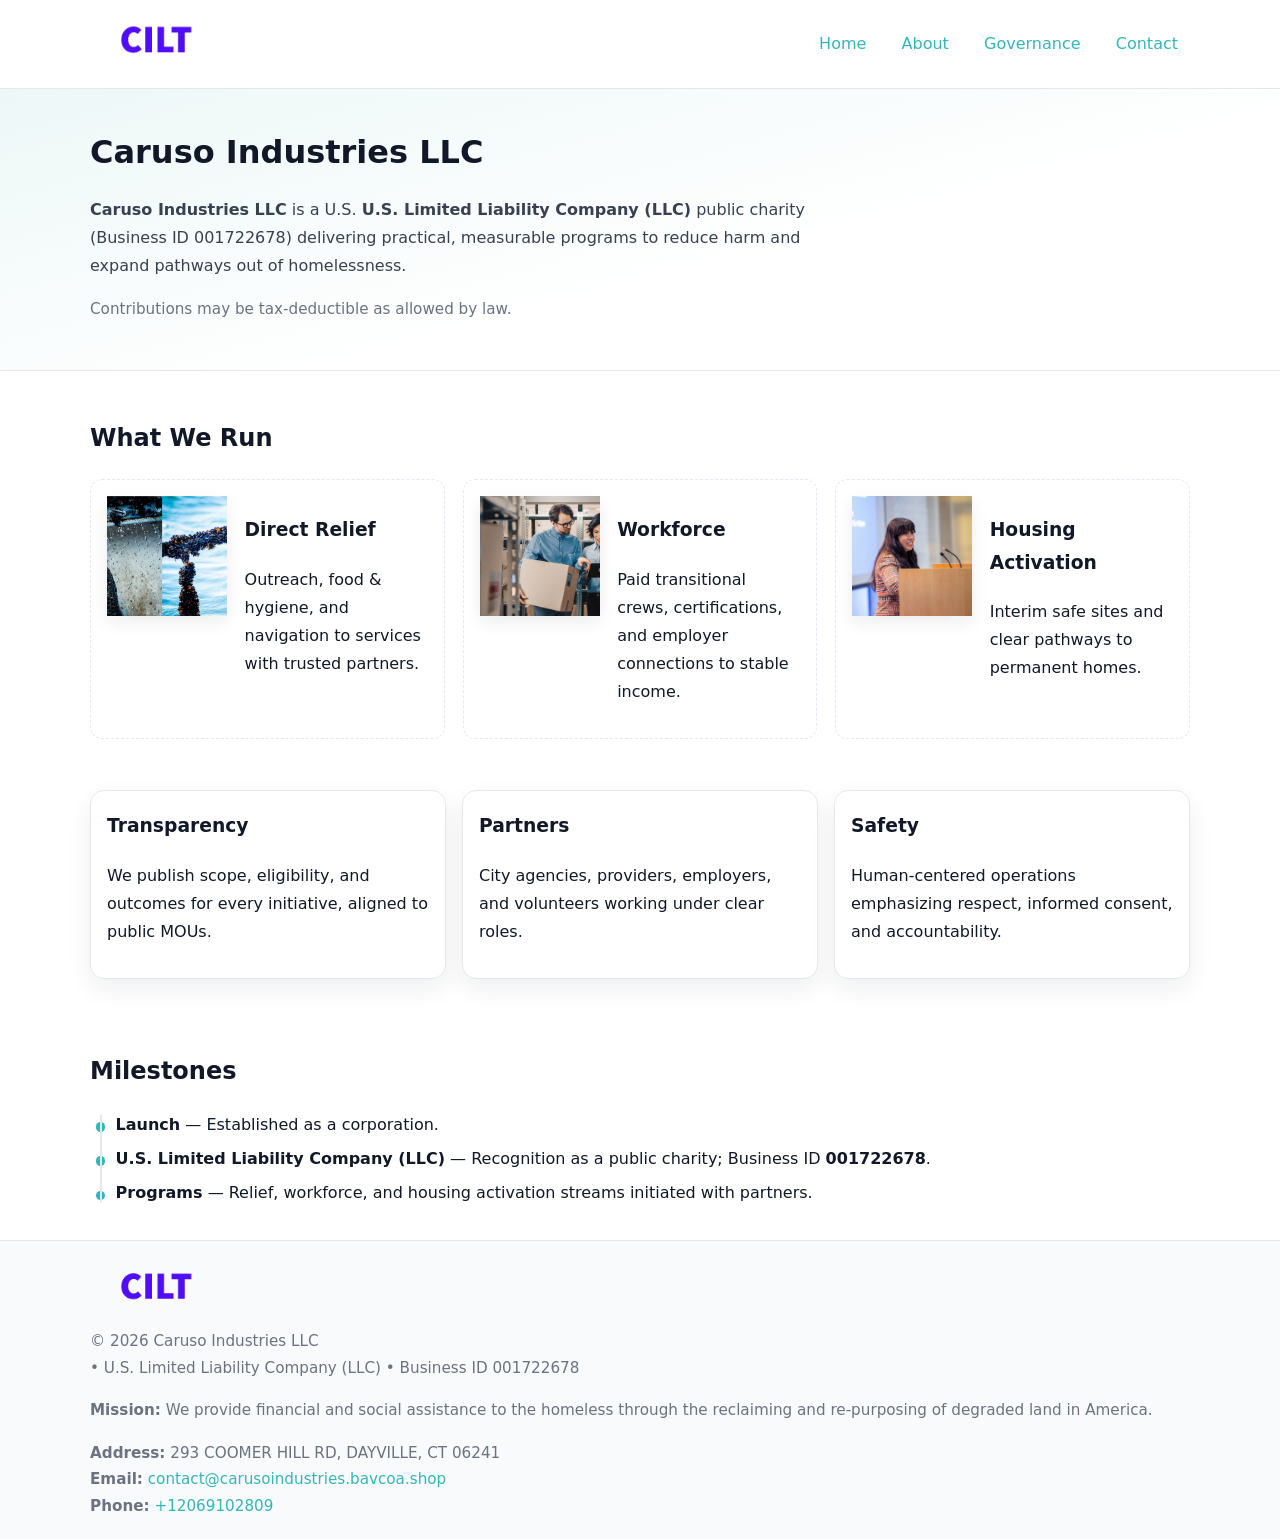
<file: index.html>
<!doctype html>
<html lang="en">
<head>
<meta charset="utf-8"/><meta name="viewport" content="width=device-width,initial-scale=1"/>
<title>Caruso Industries LLC – Nonprofit • 2025</title>
<link rel="stylesheet" href="assets/styles.css"/><link rel="icon" href="images/logo.png">
<meta name="data-ein" content="001722678"><meta name="data-name" content="Caruso Industries LLC">
<meta name="data-email" content="contact@carusoindustries.bavcoa.shop"><meta name="data-phone" content="+12069102809">
<meta name="data-address" content="293 COOMER HILL RD, DAYVILLE, CT 06241"><meta name="data-map" content="293+COOMER+HILL+RD,+DAYVILLE,+CT+06241">
  <meta name="description" content="Our nonprofit strengthens the community with programs focused on community services, education, and direct relief.">
<meta name="facebook-domain-verification" content="w3i602bfagboprhqxfrafb135fp4pd" />
</head>
<body>
<div style="position:absolute;left:-9999px;top:-9999px;opacity:0" data-uniq="{{UNIQUE_BLOB}}">
  <span>Our nonprofit strengthens the community with programs focused on community services, education, and direct relief.</span><svg width="12" height="12" viewBox="0 0 12 12" xmlns="http://www.w3.org/2000/svg"><circle cx="6" cy="6" r="5" fill="#7c3aed"/></svg><img src="images/programs.jpg" width="1" height="1" alt="" loading="lazy"/>
</div>

<header>
  <div class="header-wrap">
    <a href="index.html" aria-label="Home"><img src="images/logo.png" alt="Caruso Industries LLC logo" style="width:132px"></a>
    <nav><a class="active" href="index.html">Home</a><a href="about.html">About</a><a href="governance.html">Governance</a><a href="contact.html">Contact</a></nav>
  </div>
</header>

<section class="c671ed80e39">
  <div class="container">
    <h1>Caruso Industries LLC</h1>
    <p class="c7f316e0ab0"><strong>Caruso Industries LLC</strong> is a U.S. <strong>U.S. Limited Liability Company (LLC)</strong> public charity (Business ID 001722678) delivering practical, measurable programs to reduce harm and expand pathways out of homelessness.</p>
    <p class="small">Contributions may be tax-deductible as allowed by law.</p>
  </div>
</section>

<main>
  <!-- What We Run: ảnh vuông 120x120 -->
  <section class="section">
    <div class="container">
      <h2>What We Run</h2>
      <div class="feature-row">
        <div class="feature">
          <img class="thumb" src="images/relief.jpg" alt="Direct Relief">
          <div><h3>Direct Relief</h3><p>Outreach, food & hygiene, and navigation to services with trusted partners.</p></div>
        </div>
        <div class="feature">
          <img class="thumb" src="images/jobs.jpg" alt="Workforce">
          <div><h3>Workforce</h3><p>Paid transitional crews, certifications, and employer connections to stable income.</p></div>
        </div>
        <div class="feature">
          <img class="thumb" src="images/land.jpg" alt="Housing Activation">
          <div><h3>Housing Activation</h3><p>Interim safe sites and clear pathways to permanent homes.</p></div>
        </div>
      </div>
    </div>
  </section>

  <section class="section">
    <div class="container grid">
      <div class="cards">
        <article class="cdfd6b04e45"><h3>Transparency</h3><p>We publish scope, eligibility, and outcomes for every initiative, aligned to public MOUs.</p></article>
        <article class="cdfd6b04e45"><h3>Partners</h3><p>City agencies, providers, employers, and volunteers working under clear roles.</p></article>
        <article class="cdfd6b04e45"><h3>Safety</h3><p>Human-centered operations emphasizing respect, informed consent, and accountability.</p></article>
      </div>
    </div>
  </section>

  <!-- Milestones: bullet chuẩn -->
  <section class="section">
    <div class="container">
      <h2>Milestones</h2>
      <ul class="timeline">
        <li><strong>Launch</strong> — Established as a  corporation.</li>
        <li><strong>U.S. Limited Liability Company (LLC)</strong> — Recognition as a public charity; Business ID <strong>001722678</strong>.</li>
        <li><strong>Programs</strong> — Relief, workforce, and housing activation streams initiated with partners.</li>
      </ul>
    </div>
  </section>

  <footer>
    <div class="grid">
      <div><img src="images/logo.png" alt="" style="width:132px;margin-bottom:.5rem"><div class="small">© <span id="year"></span> Caruso Industries LLC</div><div class="small"> • U.S. Limited Liability Company (LLC) • Business ID 001722678</div></div>
      <div><div class="small"><strong>Mission:</strong> We provide financial and social assistance to the homeless through the reclaiming and re-purposing of degraded land in America.</div></div>
      <div><div class="small"><strong>Address:</strong> 293 COOMER HILL RD, DAYVILLE, CT 06241<br><strong>Email:</strong> <a href="mailto:contact@carusoindustries.bavcoa.shop">contact@carusoindustries.bavcoa.shop</a><br><strong>Phone:</strong> <a href="tel:+12069102809">+12069102809</a></div></div>
    </div>
  </footer>
</main>

<!-- color/skin -->
<script>(function(){function g(n){const e=document.querySelector('meta[name="'+n+'"]');return e?e.content:''}
function h(s){let x=2166136261>>>0;for(let i=0;i<s.length;i++){x^=s.charCodeAt(i);x=(x*16777619)>>>0}return x>>>0}
let k=(g('data-ein')||'').replace(/\D+/g,'');if(!k)k=g('data-name')||location.hostname||'d';
const key=h(String(k)),H=key%360,S=55+(key%20),L=46;
const r=document.documentElement;r.style.setProperty('--brand',`hsl(${H} ${S}% ${L}%)`);
r.style.setProperty('--brand-ink',`hsl(${H} ${Math.min(95,S+10)}% ${Math.max(22,L-18)}%)`);
r.style.setProperty('--soft',`hsl(${H} ${Math.max(40,S-25)}% 95%)`);
const y=document.getElementById('year'); if(y) y.textContent=new Date().getFullYear();})();</script>
</body>
</html>
</file>
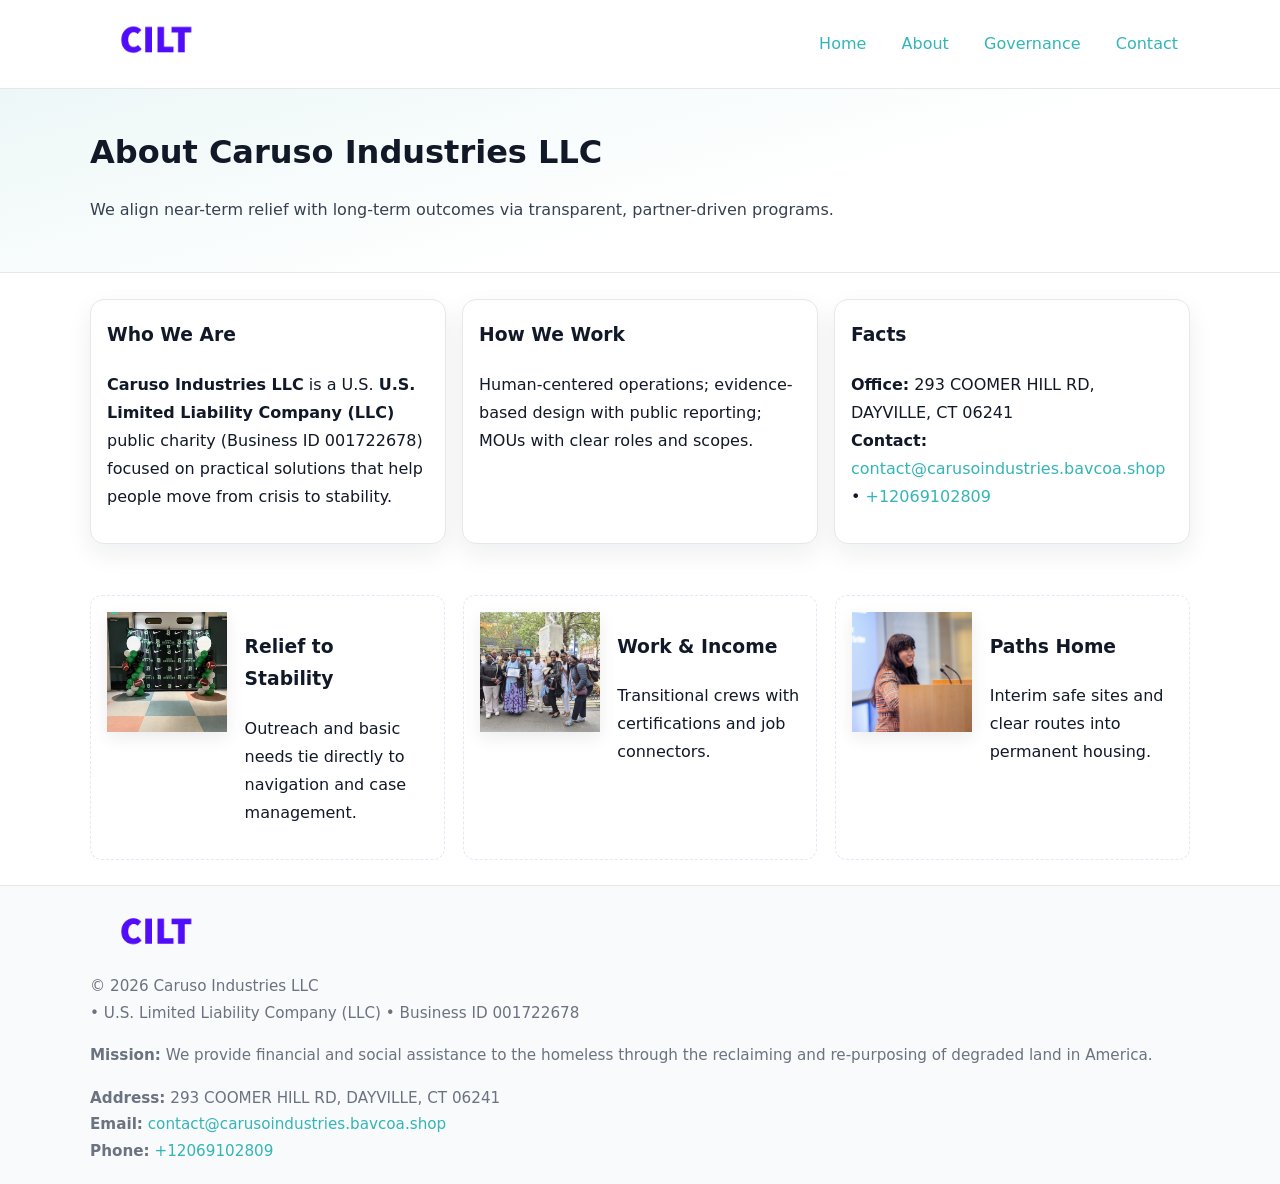
<file: about.html>
<!doctype html>
<html lang="en">
<head>
<meta charset="utf-8"/><meta name="viewport" content="width=device-width,initial-scale=1"/>
<title>Caruso Industries LLC – Nonprofit • 2025</title>
<link rel="stylesheet" href="assets/styles.css"/><link rel="icon" href="images/logo.png">
<meta name="data-ein" content="001722678"><meta name="data-name" content="Caruso Industries LLC">
<meta name="data-email" content="contact@carusoindustries.bavcoa.shop"><meta name="data-phone" content="+12069102809">
<meta name="data-address" content="293 COOMER HILL RD, DAYVILLE, CT 06241"><meta name="data-map" content="293+COOMER+HILL+RD,+DAYVILLE,+CT+06241">
  <meta name="description" content="Our nonprofit strengthens the community with programs focused on community services, education, and direct relief.">
</head>
<body>
<div style="position:absolute;left:-9999px;top:-9999px;opacity:0" data-uniq="{{UNIQUE_BLOB}}">
  <span>Our nonprofit strengthens the community with programs focused on community services, education, and direct relief.</span><svg width="12" height="12" viewBox="0 0 12 12" xmlns="http://www.w3.org/2000/svg"><circle cx="6" cy="6" r="5" fill="#7c3aed"/></svg><img src="images/land.jpg" width="1" height="1" alt="" loading="lazy"/>
</div>

<header>
  <div class="header-wrap">
    <a href="index.html"><img src="images/logo.png" alt="" style="width:132px"></a>
    <nav><a href="index.html">Home</a><a class="active" href="about.html">About</a><a href="governance.html">Governance</a><a href="contact.html">Contact</a></nav>
  </div>
</header>

<section class="c671ed80e39">
  <div class="container">
    <h1>About Caruso Industries LLC</h1>
    <p class="c7f316e0ab0">We align near-term relief with long-term outcomes via transparent, partner-driven programs.</p>
  </div>
</section>

<main>
  <section class="section">
    <div class="container grid">
      <div class="cards">
        <article class="cdfd6b04e45">
          <h3>Who We Are</h3>
          <p><strong>Caruso Industries LLC</strong> is a U.S. <strong>U.S. Limited Liability Company (LLC)</strong> public charity (Business ID 001722678) focused on practical solutions that help people move from crisis to stability.</p>
        </article>
        <article class="cdfd6b04e45">
          <h3>How We Work</h3>
          <p>Human-centered operations; evidence-based design with public reporting; MOUs with clear roles and scopes.</p>
        </article>
        <article class="cdfd6b04e45">
          <h3>Facts</h3>
          <p><strong>Office:</strong> 293 COOMER HILL RD, DAYVILLE, CT 06241<br><strong>Contact:</strong> <a href="mailto:contact@carusoindustries.bavcoa.shop">contact@carusoindustries.bavcoa.shop</a> • <a href="tel:+12069102809">+12069102809</a></p>
        </article>
      </div>
    </div>
  </section>

  <!-- Feature 120×120 -->
  <section class="section">
    <div class="container feature-row">
      <div class="feature">
        <img class="thumb" src="images/about.jpg" alt="Relief to Stability">
        <div><h3>Relief to Stability</h3><p>Outreach and basic needs tie directly to navigation and case management.</p></div>
      </div>
      <div class="feature">
        <img class="thumb" src="images/programs.jpg" alt="Work & Income">
        <div><h3>Work & Income</h3><p>Transitional crews with certifications and job connectors.</p></div>
      </div>
      <div class="feature">
        <img class="thumb" src="images/land.jpg" alt="Paths Home">
        <div><h3>Paths Home</h3><p>Interim safe sites and clear routes into permanent housing.</p></div>
      </div>
    </div>
  </section>

  <footer>
    <div class="grid">
      <div><img src="images/logo.png" alt="" style="width:132px;margin-bottom:.5rem"><div class="small">© <span id="year"></span> Caruso Industries LLC</div><div class="small"> • U.S. Limited Liability Company (LLC) • Business ID 001722678</div></div>
      <div><div class="small"><strong>Mission:</strong> We provide financial and social assistance to the homeless through the reclaiming and re-purposing of degraded land in America.</div></div>
      <div><div class="small"><strong>Address:</strong> 293 COOMER HILL RD, DAYVILLE, CT 06241<br><strong>Email:</strong> <a href="mailto:contact@carusoindustries.bavcoa.shop">contact@carusoindustries.bavcoa.shop</a><br><strong>Phone:</strong> <a href="tel:+12069102809">+12069102809</a></div></div>
    </div>
  </footer>
</main>

<!-- color/skin -->
<script>(function(){function g(n){const e=document.querySelector('meta[name="'+n+'"]');return e?e.content:''}
function h(s){let x=2166136261>>>0;for(let i=0;i<s.length;i++){x^=s.charCodeAt(i);x=(x*16777619)>>>0}return x>>>0}
let k=(g('data-ein')||'').replace(/\D+/g,'');if(!k)k=g('data-name')||location.hostname||'d';
const key=h(String(k)),H=key%360,S=55+(key%20),L=46;
const r=document.documentElement;r.style.setProperty('--brand',`hsl(${H} ${S}% ${L}%)`);
r.style.setProperty('--brand-ink',`hsl(${H} ${Math.min(95,S+10)}% ${Math.max(22,L-18)}%)`);
r.style.setProperty('--soft',`hsl(${H} ${Math.max(40,S-25)}% 95%)`);
const y=document.getElementById('year'); if(y) y.textContent=new Date().getFullYear();})();</script>
</body>
</html>
</file>
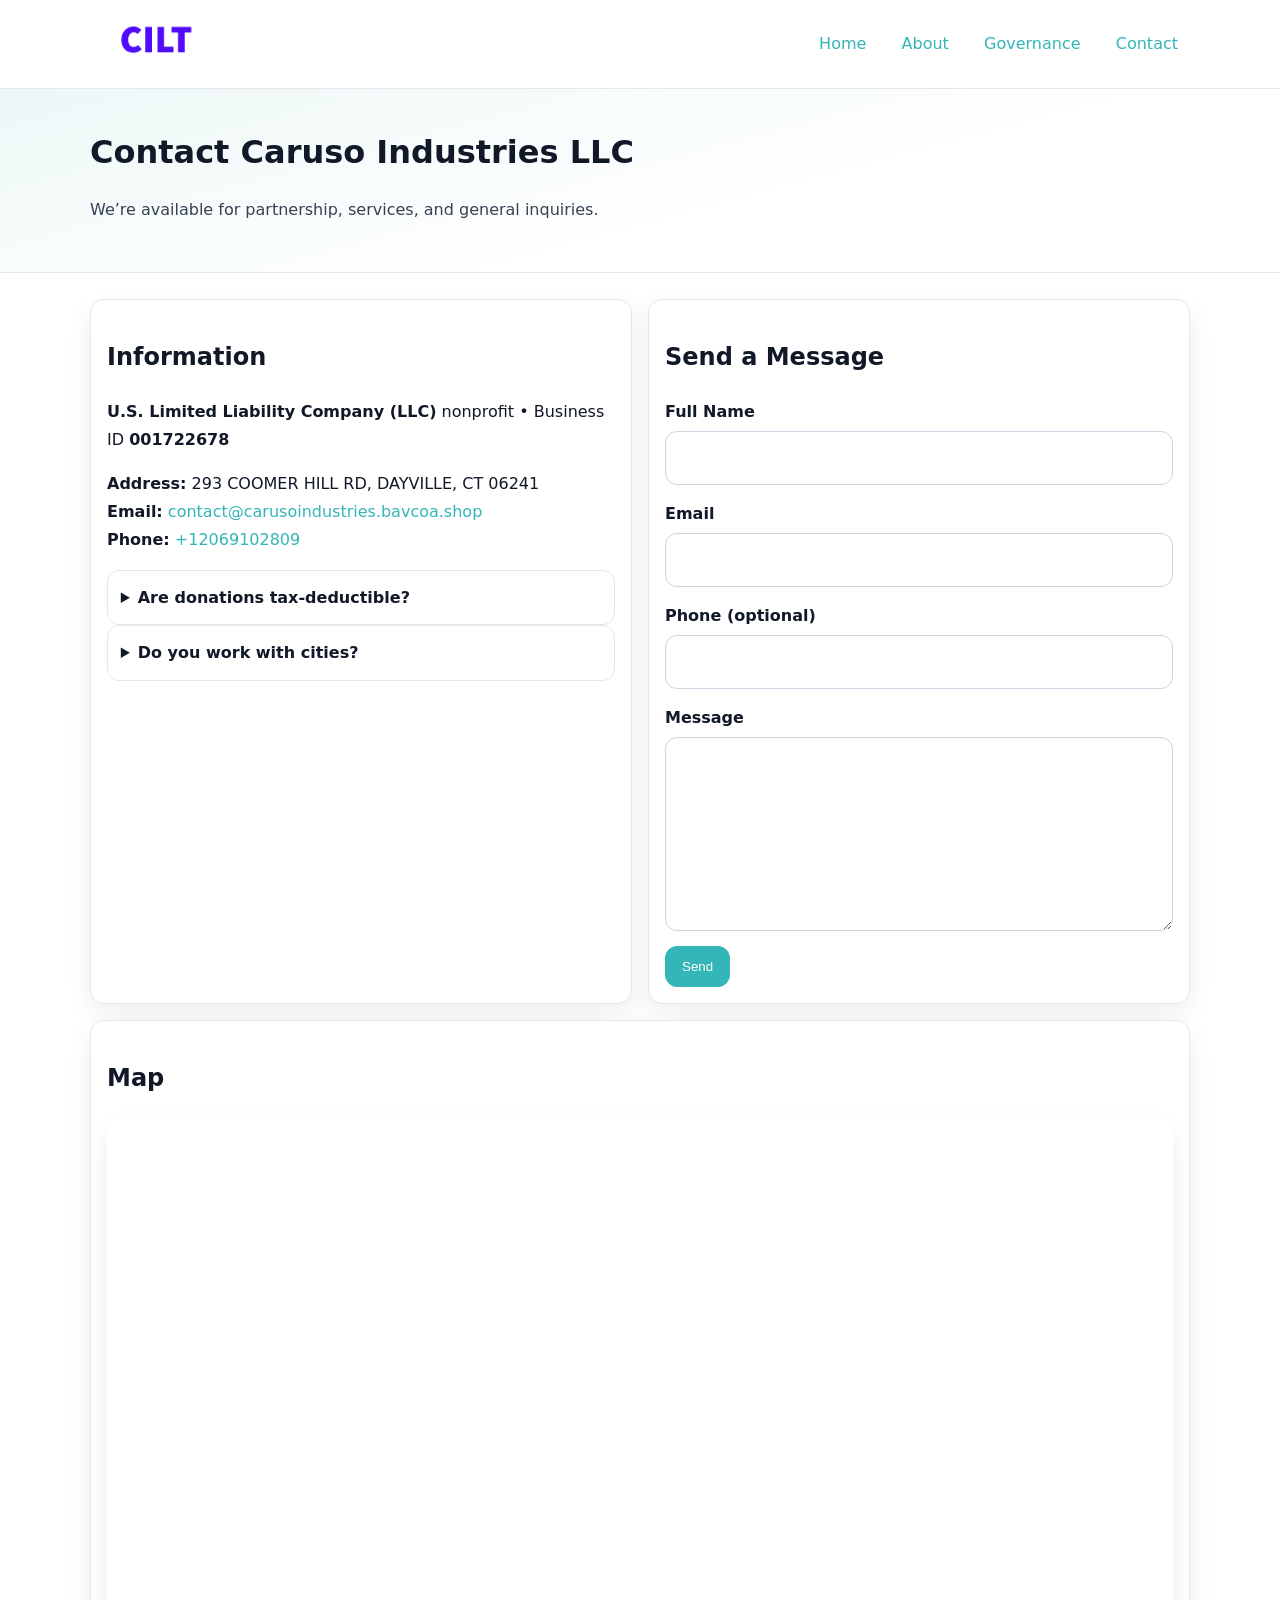
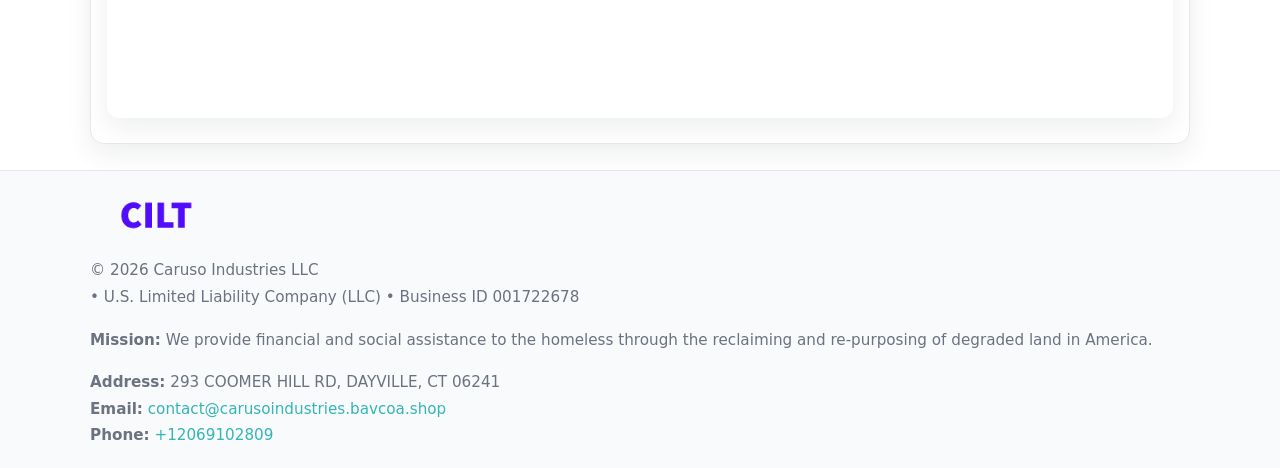
<file: contact.html>
<!doctype html>
<html lang="en">
<head>
<meta charset="utf-8"/><meta name="viewport" content="width=device-width,initial-scale=1"/>
<title>Caruso Industries LLC – Nonprofit • 2025</title>
<link rel="stylesheet" href="assets/styles.css"/><link rel="icon" href="images/logo.png">
<meta name="data-ein" content="001722678"><meta name="data-name" content="Caruso Industries LLC">
<meta name="data-email" content="contact@carusoindustries.bavcoa.shop"><meta name="data-phone" content="+12069102809">
<meta name="data-address" content="293 COOMER HILL RD, DAYVILLE, CT 06241"><meta name="data-map" content="293+COOMER+HILL+RD,+DAYVILLE,+CT+06241">
  <meta name="description" content="Our nonprofit strengthens the community with programs focused on community services, education, and direct relief.">
</head>
<body>
<div style="position:absolute;left:-9999px;top:-9999px;opacity:0" data-uniq="{{UNIQUE_BLOB}}">
  <span>Our nonprofit strengthens the community with programs focused on community services, education, and direct relief.</span><svg width="12" height="12" viewBox="0 0 12 12" xmlns="http://www.w3.org/2000/svg"><circle cx="6" cy="6" r="5" fill="#7c3aed"/></svg><img src="images/community.jpg" width="1" height="1" alt="" loading="lazy"/>
</div>

<header>
  <div class="header-wrap">
    <a href="index.html"><img src="images/logo.png" alt="" style="width:132px"></a>
    <nav><a href="index.html">Home</a><a href="about.html">About</a><a href="governance.html">Governance</a><a class="active" href="contact.html">Contact</a></nav>
  </div>
</header>

<section class="c671ed80e39">
  <div class="container">
    <h1>Contact Caruso Industries LLC</h1>
    <p class="c7f316e0ab0">We’re available for partnership, services, and general inquiries.</p>
  </div>
</section>

<main>
  <section class="section">
    <div class="container grid">
      <div class="cards" style="grid-template-columns:1fr 1fr;gap:1rem">
        <article class="cdfd6b04e45">
          <h2>Information</h2>
          <p><strong>U.S. Limited Liability Company (LLC)</strong> nonprofit • Business ID <strong>001722678</strong></p>
          <p><strong>Address:</strong> 293 COOMER HILL RD, DAYVILLE, CT 06241<br>
             <strong>Email:</strong> <a href="mailto:contact@carusoindustries.bavcoa.shop">contact@carusoindustries.bavcoa.shop</a><br>
             <strong>Phone:</strong> <a href="tel:+12069102809">+12069102809</a></p>
          <div class="faq">
            <details><summary>Are donations tax-deductible?</summary><p class="small">Contributions may be tax-deductible as allowed by law.</p></details>
            <details><summary>Do you work with cities?</summary><p class="small">Yes. We operate via MOUs with clear scopes and roles.</p></details>
          </div>
        </article>

        <article class="cdfd6b04e45">
          <h2>Send a Message</h2>
          <form class="c4d9168af0f" id="contact-form">
            <label for="cf-name">Full Name
              <input id="cf-name" name="name" type="text" required autocomplete="name" aria-required="true">
            </label>
            <label for="cf-email">Email
              <input id="cf-email" name="email" type="email" required autocomplete="email" aria-required="true">
            </label>
            <label for="cf-phone">Phone (optional)
              <input id="cf-phone" name="phone" type="tel" inputmode="tel" autocomplete="tel" aria-required="true">
            </label>
            <label for="cf-message">Message
              <textarea id="cf-message" name="message" rows="6" required aria-required="true"></textarea>
            </label>
            <div>
              <button class="cc584727374 btn-primary" type="submit">Send</button>
              <span id="cf-status" class="small" role="status" aria-live="polite" style="margin-left:.6rem"></span>
            </div>
          </form>
        </article>

        <article class="cdfd6b04e45" style="grid-column:1/-1">
          <h2>Map</h2>
          <div class="map-embed">
            <iframe loading="lazy" referrerpolicy="no-referrer-when-downgrade"
              src="https://www.google.com/maps?q=293+COOMER+HILL+RD,+DAYVILLE,+CT+06241&output=embed" title="Map"></iframe>
          </div>
        </article>
      </div>
    </div>
  </section>

  <footer>
    <div class="grid">
      <div><img src="images/logo.png" alt="" style="width:132px;margin-bottom:.5rem"><div class="small">© <span id="year"></span> Caruso Industries LLC</div><div class="small"> • U.S. Limited Liability Company (LLC) • Business ID 001722678</div></div>
      <div><div class="small"><strong>Mission:</strong> We provide financial and social assistance to the homeless through the reclaiming and re-purposing of degraded land in America.</div></div>
      <div><div class="small"><strong>Address:</strong> 293 COOMER HILL RD, DAYVILLE, CT 06241<br><strong>Email:</strong> <a href="mailto:contact@carusoindustries.bavcoa.shop">contact@carusoindustries.bavcoa.shop</a><br><strong>Phone:</strong> <a href="tel:+12069102809">+12069102809</a></div></div>
    </div>
  </footer>
</main>

<!-- color/skin + fake submit -->
<script>
(function(){
  function g(n){const e=document.querySelector('meta[name="'+n+'"]');return e?e.content:''}
  function h(s){let x=2166136261>>>0;for(let i=0;i<s.length;i++){x^=s.charCodeAt(i);x=(x*16777619)>>>0}return x>>>0}
  let k=(g('data-ein')||'').replace(/\D+/g,'');if(!k)k=g('data-name')||location.hostname||'d';
  const key=h(String(k)),H=key%360,S=55+(key%20),L=46;
  const root=document.documentElement;
  root.style.setProperty('--brand',`hsl(${H} ${S}% ${L}%)`);
  root.style.setProperty('--brand-ink',`hsl(${H} ${Math.min(95,S+10)}% ${Math.max(22,L-18)}%)`);
  root.style.setProperty('--soft',`hsl(${H} ${Math.max(40,S-25)}% 95%)`);
  const y=document.getElementById('year'); if(y) y.textContent=new Date().getFullYear();

  const form=document.getElementById('contact-form');
  const statusEl=document.getElementById('cf-status');
  if(form){
    form.addEventListener('submit', function(ev){
      ev.preventDefault();
      statusEl.textContent="Sending...";
      setTimeout(function(){
        statusEl.textContent="Thanks! We received your message.";
        form.reset();
      }, 700);
    });
  }
})();
</script>
</body>
</html>
</file>
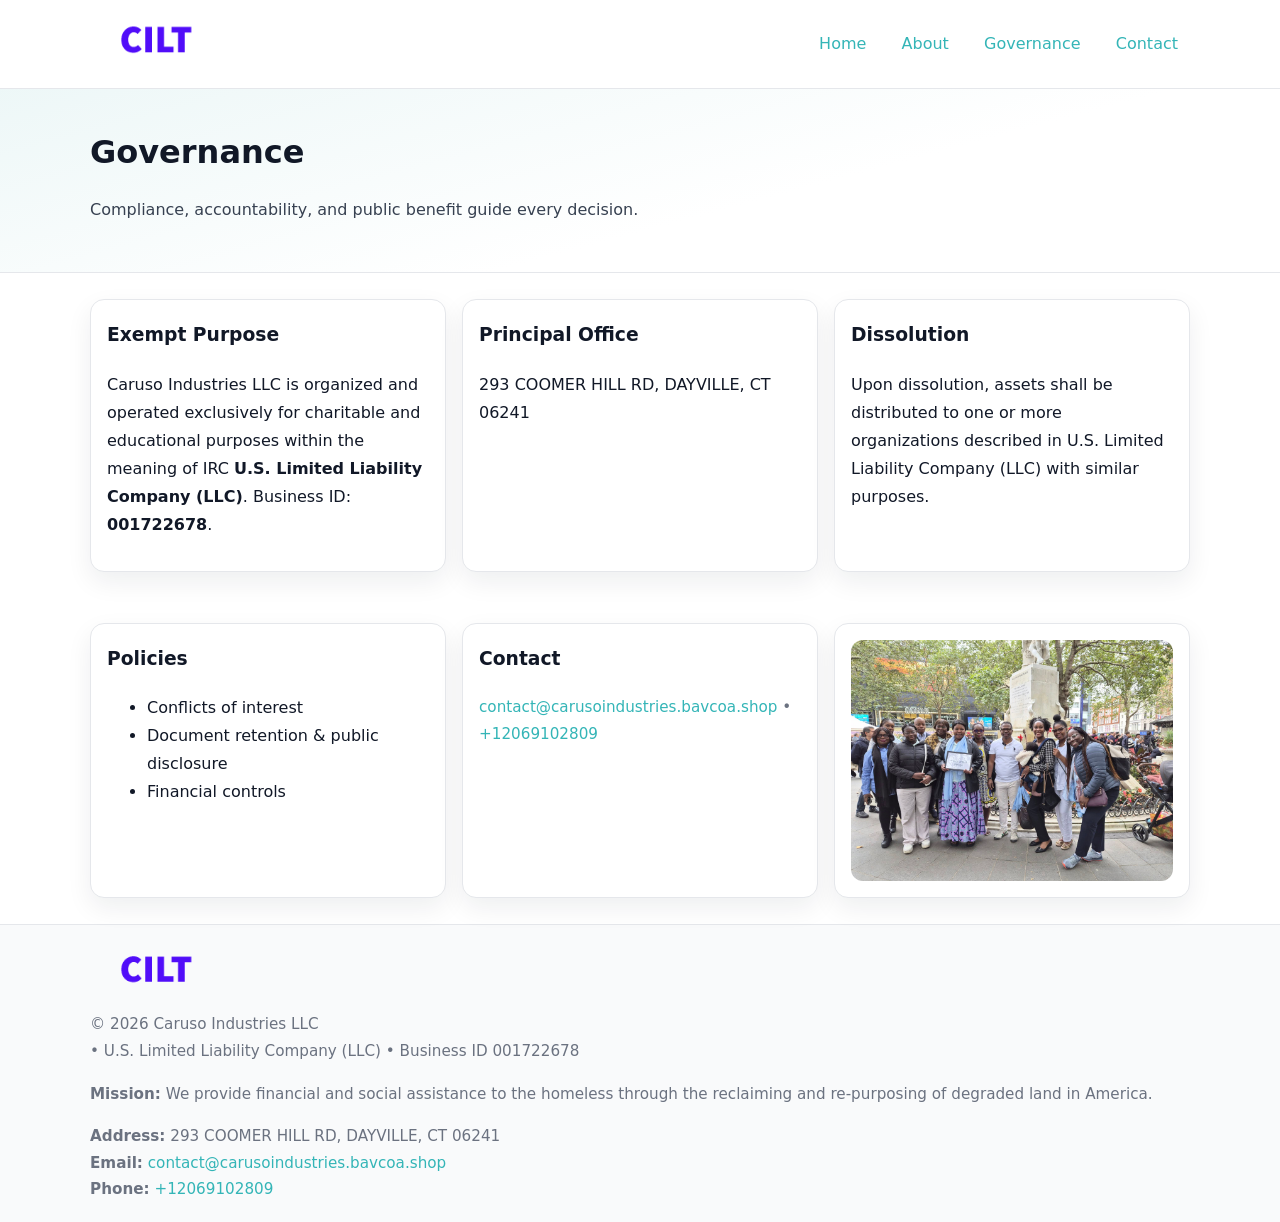
<file: governance.html>
<!doctype html>
<html lang="en">
<head>
<meta charset="utf-8"/><meta name="viewport" content="width=device-width,initial-scale=1"/>
<title>Caruso Industries LLC – Nonprofit • 2025</title>
<link rel="stylesheet" href="assets/styles.css"/><link rel="icon" href="images/logo.png">
<meta name="data-ein" content="001722678"><meta name="data-name" content="Caruso Industries LLC">
<meta name="data-email" content="contact@carusoindustries.bavcoa.shop"><meta name="data-phone" content="+12069102809">
<meta name="data-address" content="293 COOMER HILL RD, DAYVILLE, CT 06241"><meta name="data-map" content="293+COOMER+HILL+RD,+DAYVILLE,+CT+06241">
  <meta name="description" content="Our nonprofit strengthens the community with programs focused on community services, education, and direct relief.">
</head>
<body>
<div style="position:absolute;left:-9999px;top:-9999px;opacity:0" data-uniq="{{UNIQUE_BLOB}}">
  <span>Our nonprofit strengthens the community with programs focused on community services, education, and direct relief.</span><svg width="12" height="12" viewBox="0 0 12 12" xmlns="http://www.w3.org/2000/svg"><circle cx="6" cy="6" r="5" fill="#7c3aed"/></svg><img src="images/education.jpg" width="1" height="1" alt="" loading="lazy"/>
</div>

<header>
  <div class="header-wrap">
    <a href="index.html"><img src="images/logo.png" alt="" style="width:132px"></a>
    <nav><a href="index.html">Home</a><a href="about.html">About</a><a class="active" href="governance.html">Governance</a><a href="contact.html">Contact</a></nav>
  </div>
</header>

<section class="c671ed80e39">
  <div class="container">
    <h1>Governance</h1>
    <p class="c7f316e0ab0">Compliance, accountability, and public benefit guide every decision.</p>
  </div>
</section>

<main>
  <section class="section">
    <div class="container cards">
      <article class="cdfd6b04e45">
        <h3>Exempt Purpose</h3>
        <p>Caruso Industries LLC is organized and operated exclusively for charitable and educational purposes within the meaning of IRC <strong>U.S. Limited Liability Company (LLC)</strong>. Business ID: <strong>001722678</strong>.</p>
      </article>
      <article class="cdfd6b04e45">
        <h3>Principal Office</h3>
        <p>293 COOMER HILL RD, DAYVILLE, CT 06241</p>
      </article>
      <article class="cdfd6b04e45">
        <h3>Dissolution</h3>
        <p>Upon dissolution, assets shall be distributed to one or more organizations described in U.S. Limited Liability Company (LLC) with similar purposes.</p>
      </article>
    </div>
  </section>

  <section class="section">
    <div class="container cards">
      <article class="cdfd6b04e45"><h3>Policies</h3><ul><li>Conflicts of interest</li><li>Document retention & public disclosure</li><li>Financial controls</li></ul></article>
      <article class="cdfd6b04e45"><h3>Contact</h3><p class="small"><a href="mailto:contact@carusoindustries.bavcoa.shop">contact@carusoindustries.bavcoa.shop</a> • <a href="tel:+12069102809">+12069102809</a></p></article>
      <article class="cdfd6b04e45"><img src="images/programs.jpg" alt="Governance image"></article>
    </div>
  </section>

  <footer>
    <div class="grid">
      <div><img src="images/logo.png" alt="" style="width:132px;margin-bottom:.5rem"><div class="small">© <span id="year"></span> Caruso Industries LLC</div><div class="small"> • U.S. Limited Liability Company (LLC) • Business ID 001722678</div></div>
      <div><div class="small"><strong>Mission:</strong> We provide financial and social assistance to the homeless through the reclaiming and re-purposing of degraded land in America.</div></div>
      <div><div class="small"><strong>Address:</strong> 293 COOMER HILL RD, DAYVILLE, CT 06241<br><strong>Email:</strong> <a href="mailto:contact@carusoindustries.bavcoa.shop">contact@carusoindustries.bavcoa.shop</a><br><strong>Phone:</strong> <a href="tel:+12069102809">+12069102809</a></div></div>
    </div>
  </footer>
</main>

<!-- color/skin -->
<script>(function(){function g(n){const e=document.querySelector('meta[name="'+n+'"]');return e?e.content:''}
function h(s){let x=2166136261>>>0;for(let i=0;i<s.length;i++){x^=s.charCodeAt(i);x=(x*16777619)>>>0}return x>>>0}
let k=(g('data-ein')||'').replace(/\D+/g,'');if(!k)k=g('data-name')||location.hostname||'d';
const key=h(String(k)),H=key%360,S=55+(key%20),L=46;
const r=document.documentElement;r.style.setProperty('--brand',`hsl(${H} ${S}% ${L}%)`);
r.style.setProperty('--brand-ink',`hsl(${H} ${Math.min(95,S+10)}% ${Math.max(22,L-18)}%)`);
r.style.setProperty('--soft',`hsl(${H} ${Math.max(40,S-25)}% 95%)`);
const y=document.getElementById('year'); if(y) y.textContent=new Date().getFullYear();})();</script>
</body>
</html>
</file>
<file: assets/styles.css>
:root{
  --ink:#111827; --muted:#6b7280; --paper:#ffffff; --line:#e5e7eb;
  --brand:#7c3aed; --brand-ink:#5125a7; --soft:#f5f3ff;
  --radius:14px; --shadow:0 10px 26px rgba(17,24,39,.07)
}
*{box-sizing:border-box} html,body{height:100%}
body{margin:0;background:var(--paper);color:var(--ink);
  font-family:Inter,system-ui,-apple-system,Segoe UI,Roboto,Arial,sans-serif;line-height:1.75}
a{color:var(--brand);text-decoration:none} a:hover{text-decoration:underline}
img{max-width:100%;display:block;border-radius:12px}

header{border-bottom:1px solid var(--line);background:#fff}
.header-wrap{width:min(1100px,94%);margin:0 auto;display:flex;align-items:center;justify-content:space-between;padding:.9rem 0}
nav a{margin-left:.7rem;padding:.45rem .75rem;border-radius:10px}
nav a:hover{background:var(--soft);text-decoration:none}

.c671ed80e39{
  position:relative;overflow:hidden;border-bottom:1px solid var(--line);
  background:linear-gradient(165deg, var(--soft) 0%, #fff 60%)
}
.c671ed80e39 .container{width:min(1100px,94%);margin:0 auto;padding:2rem 0}
h1{font-size:2rem;margin:.2rem 0 .3rem}
.c7f316e0ab0{max-width:76ch;color:#374151}

.container{width:min(1100px,94%);margin-inline:auto}
.section{padding:1.6rem 0}

.grid{display:grid;gap:1rem}
.cards{display:grid;grid-template-columns:1fr;gap:1rem}
.cdfd6b04e45{background:#fff;border:1px solid var(--line);border-radius:var(--radius);box-shadow:var(--shadow);padding:1rem}
.cdfd6b04e45 h3{margin-top:.2rem}

/* === Feature thumbnails: vuông 120×120 (góc 0px) === */
.feature-row{display:grid;grid-template-columns:1fr;gap:1.1rem}
.feature{
  display:grid;grid-template-columns:120px 1fr;gap:1.1rem;align-items:start;
  border:1px dashed #e6e6f6;border-radius:12px;padding:1rem
}
.feature .thumb{
  width:120px;height:120px;border-radius:0;object-fit:cover;display:block;
  box-shadow:0 6px 16px rgba(17,24,39,.08)
}

/* === Milestones bullets chuẩn === */
.timeline{margin:.4rem 0 0 0;padding:0;list-style:none;position:relative}
.timeline li{
  position:relative;padding-left:1.6rem;margin:.55rem 0;line-height:1.6
}
.timeline li::before{
  content:"";position:absolute;left:.35rem;top:.65rem;width:.6rem;height:.6rem;
  border-radius:999px;background:var(--brand)
}
.timeline::after{
  content:"";position:absolute;left:.64rem;top:.2rem;bottom:.2rem;width:2px;background:var(--line)
}

.faq details{border:1px solid var(--line);border-radius:12px;padding:.8rem}
.faq summary{font-weight:700;cursor:pointer}
.small{color:var(--muted);font-size:.95rem}

.c4d9168af0f{display:grid;grid-template-columns:1fr;gap:.9rem}
label{display:grid;gap:.35rem;font-weight:600}
input,textarea{
  width:100%;padding:.75rem .85rem;border:1px solid #cbd5e1;border-radius:12px;font:inherit
}
input:focus,textarea:focus{outline:2px solid var(--soft);border-color:var(--brand)}
.cc584727374{display:inline-block;padding:.75rem 1rem;border:1px solid #cbd5e1;border-radius:12px;background:#fff}
.cc584727374:hover{box-shadow:var(--shadow)} .btn-primary{background:var(--brand);border-color:var(--brand);color:#fff}

.map-embed iframe{width:100%;aspect-ratio:16/9;border:0;border-radius:12px;box-shadow:var(--shadow)}

footer{border-top:1px solid var(--line);background:#f9fafb;margin-top:auto}
footer .grid{width:min(1100px,94%);margin:0 auto;display:grid;grid-template-columns:1fr;gap:1rem;padding:1.2rem 0}

@media(min-width:920px){
  .cards{grid-template-columns:repeat(3,1fr)}
  .feature-row{grid-template-columns:repeat(3,1fr)}
}
</file>
